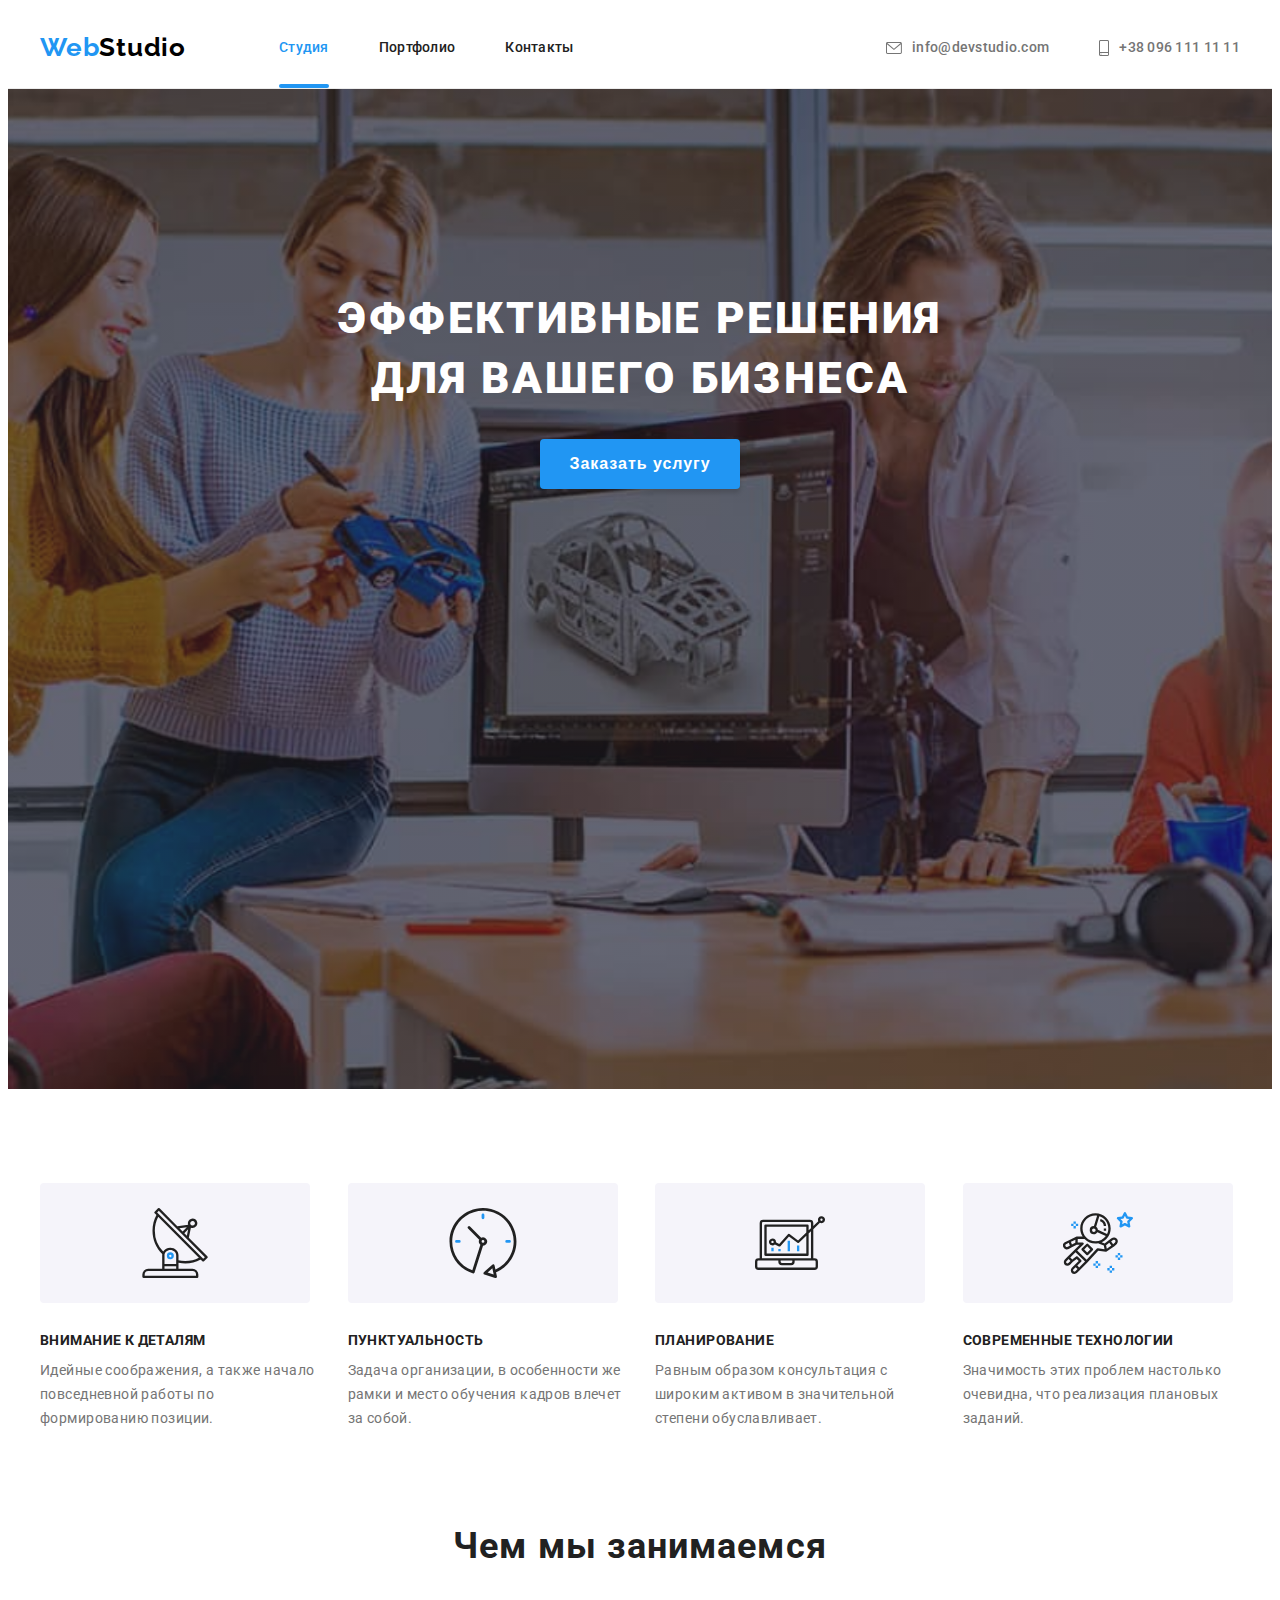
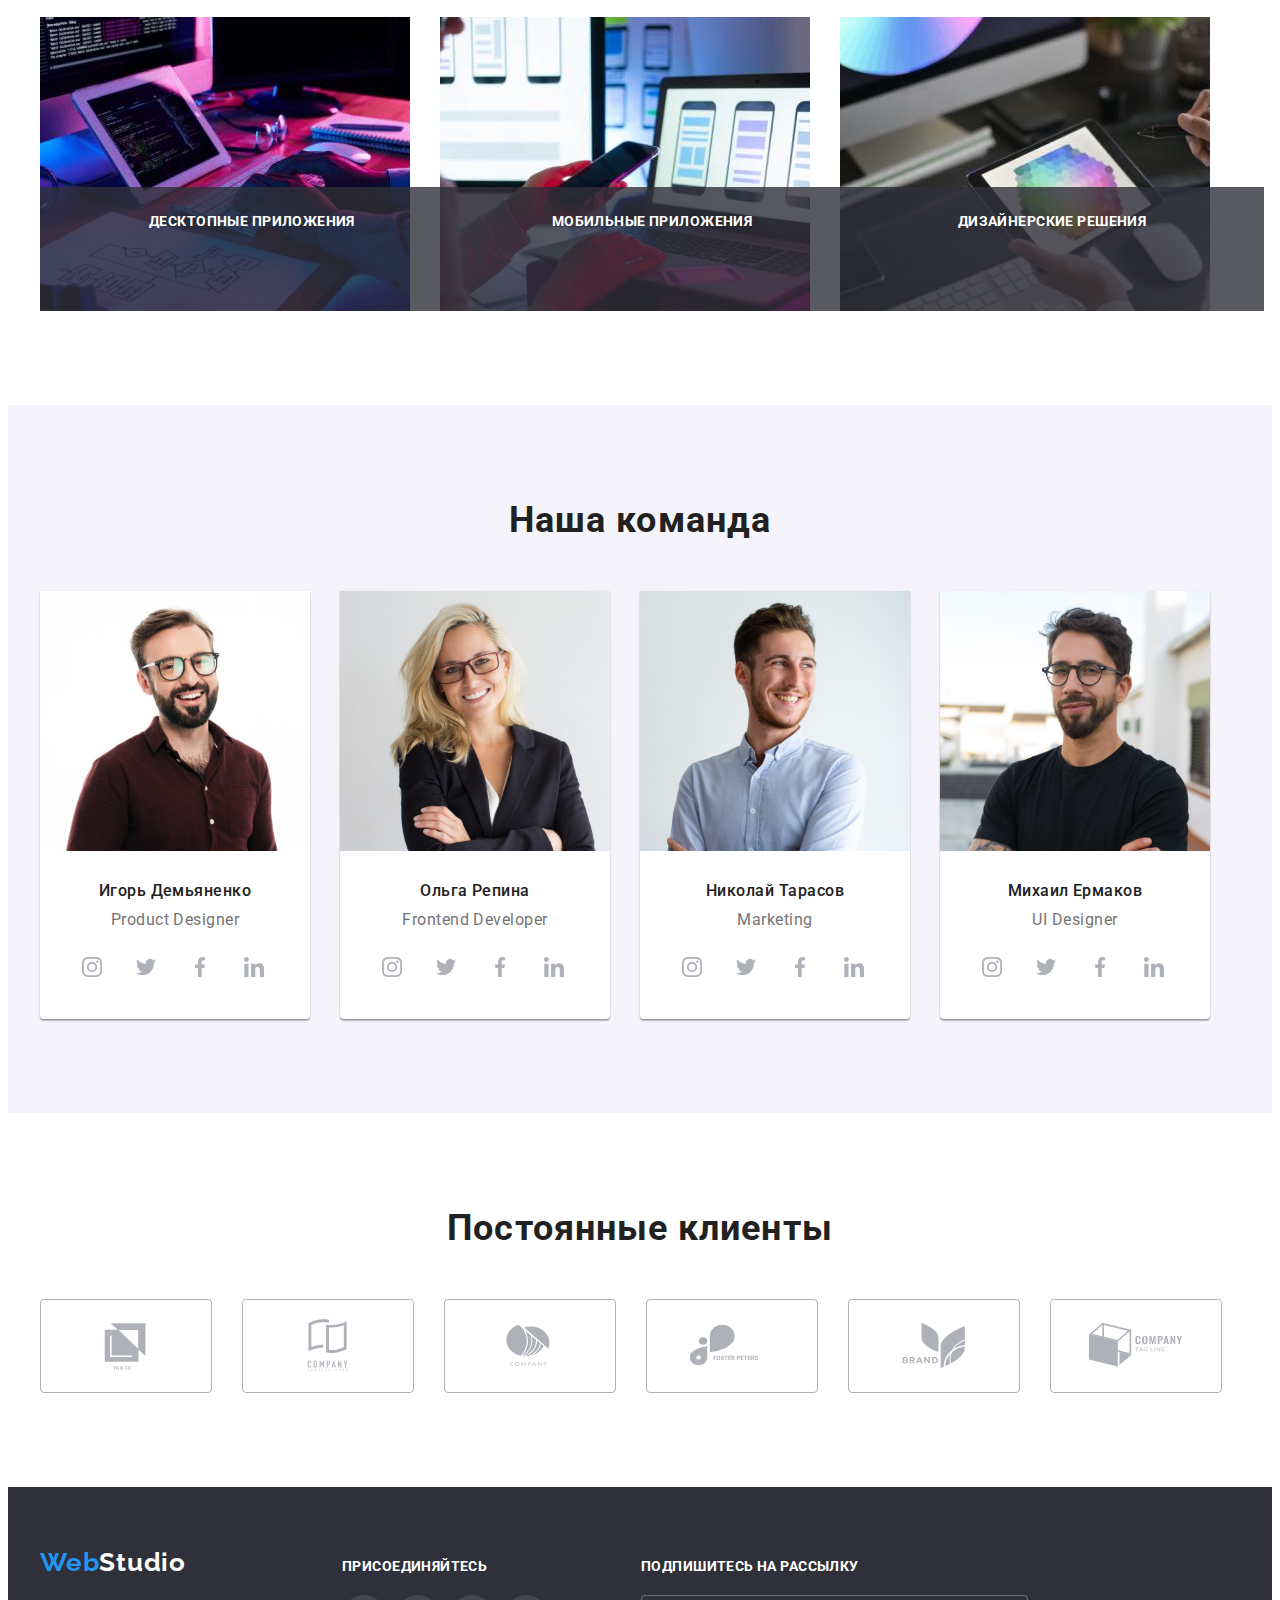
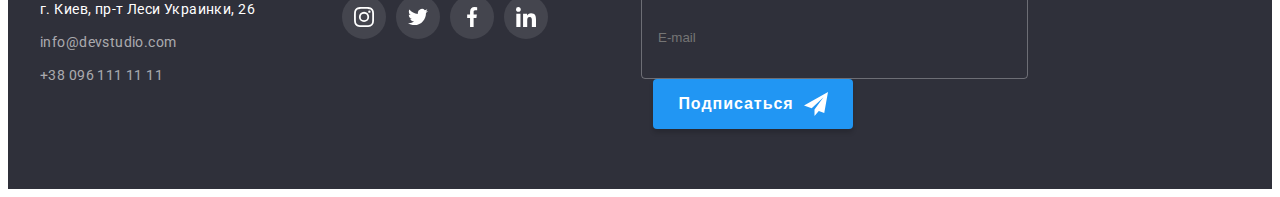
<file: index.html>
<!DOCTYPE html>
<html lang="ru">
  <head>
    <meta charset="UTF-8" />
    <meta http-equiv="X-UA-Compatible" content="IE=edge" />
    <meta name="viewport" content="width=device-width, initial-scale=1.0" />
    <title>Web Studio</title>
    <link rel="preconnect" href="https://fonts.googleapis.com" />
    <link rel="preconnect" href="https://fonts.gstatic.com" crossorigin />
    <link rel="preconnect" href="https://fonts.googleapis.com" />
    <link rel="preconnect" href="https://fonts.gstatic.com" crossorigin />
    <link
      href="https://fonts.googleapis.com/css2?family=Raleway:wght@700&family=Roboto:wght@400;500;700;900&display=swap"
      rel="stylesheet"
    />
    <link
      rel="stylesheet"
      href="https://cdnjs.cloudflare.com/ajax/libs/modern-normalize/1.1.0/modern-normalize.min.css"
      integrity="sha512-wpPYUAdjBVSE4KJnH1VR1HeZfpl1ub8YT/NKx4PuQ5NmX2tKuGu6U/JRp5y+Y8XG2tV+wKQpNHVUX03MfMFn9Q=="
      crossorigin="anonymous"
      referrerpolicy="no-referrer"
    />

    <link rel="stylesheet" href="./css/styles.css" />
  </head>
  <body>
    <!-- header -->
    <header>
      <div class="container header">
        <nav class="main-nav">
          <a class="logo" href="./index.html"><span class="logo-accent">Web</span>Studio</a>
          <ul class="site-nav list">
            <li><a class="link is-active-page" href="./index.html">Студия</a></li>
            <li><a class="link" href="./portfolio.html">Портфолио</a></li>
            <li><a class="link" href="">Контакты</a></li>
          </ul>
        </nav>
        <ul class="contacts list">
          <li>
            <a class="link" href="mailto:info@devstudio.com">
              <svg class="icon" width="16" height="12">
                <use href="./images/sprite.svg#pics-envelope"></use>
              </svg>
              info@devstudio.com
            </a>
          </li>
          <li>
            <a class="link" href="tel:+380961111111">
              <svg class="icon" width="10" height="16">
                <use href="./images/sprite.svg#pics-smartphone"></use>
              </svg>
              +38 096 111 11 11</a
            >
          </li>
        </ul>
      </div>
    </header>

    <main>
      <!-- order service section -->
      <section class="sectin-order">
        <div class="container">
          <h1>Эффективные решения для вашего бизнеса</h1>
          <button class="button" type="button" data-modal-open>Заказать услугу</button>
        </div>
      </section>

      <!-- our benefits section -->
      <section class="benefits-section section">
        <div class="container">
          <h2 class="visually-hidden">Наши преимущества</h2>
          <ul class="benefits-list list">
            <li>
              <div class="thumb">
                <svg width="70" height="70">
                  <use href="./images/sprite.svg#icon-antenna"></use>
                </svg>
              </div>
              <h3>Внимание к деталям</h3>
              <p>
                Идейные соображения, а также начало повседневной работы по формированию позиции.
              </p>
            </li>
            <li>
              <div class="thumb">
                <svg width="70" height="70">
                  <use href="./images/sprite.svg#icon-clock"></use>
                </svg>
              </div>
              <h3>Пунктуальность</h3>
              <p>
                Задача организации, в особенности же рамки и место обучения кадров влечет за собой.
              </p>
            </li>
            <li>
              <div class="thumb">
                <svg width="70" height="70">
                  <use href="./images/sprite.svg#icon-diagram"></use>
                </svg>
              </div>
              <h3>Планирование</h3>
              <p>
                Равным образом консультация с широким активом в значительной степени обуславливает.
              </p>
            </li>
            <li>
              <div class="thumb">
                <svg width="70" height="70">
                  <use href="./images/sprite.svg#icon-astronaut"></use>
                </svg>
              </div>
              <h3>Современные технологии</h3>
              <p>Значимость этих проблем настолько очевидна, что реализация плановых заданий.</p>
            </li>
          </ul>
        </div>
      </section>

      <!-- our work section -->
      <section class="work-section section">
        <div class="container">
          <h2 class="section-heading">Чем мы занимаемся</h2>
          <ul class="work-list list">
            <li>
              <div class="thumb">
                <img width="370" height="294" src="./images/work1.jpg" alt="we are working" />
                <h3 class="description">Десктопные приложения</h3>
              </div>
            </li>

            <li>
              <div class="thumb">
                <img width="370" height="294" src="./images/work2.jpg" alt="we are working" />
                <h3 class="description">Мобильные приложения</h3>
              </div>
            </li>

            <li>
              <div class="thumb">
                <img width="370" height="294" src="./images/work3.jpg" alt="we are working" />
                <h3 class="description">Дизайнерские решения</h3>
              </div>
            </li>
          </ul>
        </div>
      </section>

      <!--our team section  -->
      <section class="team-section section">
        <div class="container">
          <h2 class="section-heading">Наша команда</h2>
          <ul class="team-list list">
            <li class="card">
              <img
                width="270"
                height="260"
                src="./images/team-member1.jpg"
                alt="фото Игорь Демьяненко"
              />
              <div class="card-description">
                <h3>Игорь Демьяненко</h3>
                <p>Product Designer</p>

                <ul class="social-icons list">
                  <li>
                    <a href="" aria-label="instagram">
                      <svg class="icon" width="20" height="20">
                        <use href="./images/sprite.svg#socials-instagram"></use>
                      </svg>
                    </a>
                  </li>

                  <li>
                    <a href="" aria-label="twitter">
                      <svg class="icon" width="20" height="20">
                        <use href="./images/sprite.svg#socials-twitter"></use>
                      </svg>
                    </a>
                  </li>

                  <li>
                    <a href="" aria-label="facebook">
                      <svg class="icon" width="20" height="20">
                        <use href="./images/sprite.svg#socials-facebook"></use>
                      </svg>
                    </a>
                  </li>

                  <li>
                    <a href="" aria-label="linkedin">
                      <svg class="icon" width="20" height="20">
                        <use href="./images/sprite.svg#socials-linkedin"></use>
                      </svg>
                    </a>
                  </li>
                </ul>
              </div>
            </li>
            <li class="card">
              <img
                width="270"
                height="260"
                src="./images/team-member2.jpg"
                alt="фото Ольга Репина"
              />
              <div class="card-description">
                <h3>Ольга Репина</h3>
                <p>Frontend Developer</p>

                <ul class="social-icons list">
                  <li>
                    <a href="" aria-label="instagram">
                      <svg class="icon" width="20" height="20">
                        <use href="./images/sprite.svg#socials-instagram"></use>
                      </svg>
                    </a>
                  </li>

                  <li>
                    <a href="" aria-label="twitter">
                      <svg class="icon" width="20" height="20">
                        <use href="./images/sprite.svg#socials-twitter"></use>
                      </svg>
                    </a>
                  </li>

                  <li>
                    <a href="" aria-label="facebook">
                      <svg class="icon" width="20" height="20">
                        <use href="./images/sprite.svg#socials-facebook"></use>
                      </svg>
                    </a>
                  </li>

                  <li>
                    <a href="" aria-label="linkedin">
                      <svg class="icon" width="20" height="20">
                        <use href="./images/sprite.svg#socials-linkedin"></use>
                      </svg>
                    </a>
                  </li>
                </ul>
              </div>
            </li>
            <li class="card">
              <img
                width="270"
                height="260"
                src="./images/team-member3.jpg"
                alt="фото Николай Тарасов"
              />
              <div class="card-description">
                <h3>Николай Тарасов</h3>
                <p>Marketing</p>

                <ul class="social-icons list">
                  <li>
                    <a href="" aria-label="instagram">
                      <svg class="icon" width="20" height="20">
                        <use href="./images/sprite.svg#socials-instagram"></use>
                      </svg>
                    </a>
                  </li>

                  <li>
                    <a href="" aria-label="twitter">
                      <svg class="icon" width="20" height="20">
                        <use href="./images/sprite.svg#socials-twitter"></use>
                      </svg>
                    </a>
                  </li>

                  <li>
                    <a href="" aria-label="facebook">
                      <svg class="icon" width="20" height="20">
                        <use href="./images/sprite.svg#socials-facebook"></use>
                      </svg>
                    </a>
                  </li>

                  <li>
                    <a href="" aria-label="linkedin">
                      <svg class="icon" width="20" height="20">
                        <use href="./images/sprite.svg#socials-linkedin"></use>
                      </svg>
                    </a>
                  </li>
                </ul>
              </div>
            </li>
            <li class="card">
              <img
                width="270"
                height="260"
                src="./images/team-member4.jpg"
                alt="фото Михаил Ермаков"
              />
              <div class="card-description">
                <h3>Михаил Ермаков</h3>
                <p>UI Designer</p>

                <ul class="social-icons list">
                  <li>
                    <a href="" aria-label="instagram">
                      <svg class="icon" width="20" height="20">
                        <use href="./images/sprite.svg#socials-instagram"></use>
                      </svg>
                    </a>
                  </li>

                  <li>
                    <a href="" aria-label="twitter">
                      <svg class="icon" width="20" height="20">
                        <use href="./images/sprite.svg#socials-twitter"></use>
                      </svg>
                    </a>
                  </li>

                  <li>
                    <a href="" aria-label="facebook">
                      <svg class="icon" width="20" height="20">
                        <use href="./images/sprite.svg#socials-facebook"></use>
                      </svg>
                    </a>
                  </li>

                  <li>
                    <a href="" aria-label="linkedin">
                      <svg class="icon" width="20" height="20">
                        <use href="./images/sprite.svg#socials-linkedin"></use>
                      </svg>
                    </a>
                  </li>
                </ul>
              </div>
            </li>
          </ul>
        </div>
      </section>

      <!-- Clients Section -->
      <section class="clients-section section">
        <div class="container">
          <h2 class="section-heading">Постоянные клиенты</h2>
          <ul class="clients-list list">
            <li class="client">
              <a href="">
                <svg class="icon" width="106" height="60">
                  <use href="./images/sprite.svg#company-logo1"></use>
                </svg>
              </a>
            </li>

            <li class="client">
              <a href="">
                <svg class="icon" width="106" height="60">
                  <use href="./images/sprite.svg#company-logo2"></use>
                </svg>
              </a>
            </li>

            <li class="client">
              <a href="">
                <svg class="icon" width="106" height="60">
                  <use href="./images/sprite.svg#company-logo3"></use>
                </svg>
              </a>
            </li>

            <li class="client">
              <a href="">
                <svg class="icon" width="106" height="60">
                  <use href="./images/sprite.svg#company-logo4"></use>
                </svg>
              </a>
            </li>

            <li class="client">
              <a href="">
                <svg class="icon" width="106" height="60">
                  <use href="./images/sprite.svg#company-logo5"></use>
                </svg>
              </a>
            </li>

            <li class="client">
              <a href="">
                <svg class="icon" width="106" height="60">
                  <use href="./images/sprite.svg#company-logo6"></use>
                </svg>
              </a>
            </li>
          </ul>
        </div>
      </section>
    </main>

    <!-- footer -->
    <footer class="footer">
      <div class="container">
        <div class="our-location">
          <a class="logo" href="./index.html"><span class="logo-accent">Web</span>Studio</a>
          <address class="address">
            <p>г. Киев, пр-т Леси Украинки, 26</p>
            <a class="link" href="mailto:info@devstudio.com">info@devstudio.com</a>
            <a class="link" href="tel:+380961111111">+38 096 111 11 11</a>
          </address>
        </div>

        <div class="contact-us">
          <h2>присоединяйтесь</h2>
          <ul class="social-icons list">
            <li>
              <a href="" aria-label="instagram">
                <svg class="icon" width="20" height="20">
                  <use href="./images/sprite.svg#socials-instagram"></use>
                </svg>
              </a>
            </li>

            <li>
              <a href="" aria-label="twitter">
                <svg class="icon" width="20" height="20">
                  <use href="./images/sprite.svg#socials-twitter"></use>
                </svg>
              </a>
            </li>

            <li>
              <a href="" aria-label="facebook">
                <svg class="icon" width="20" height="20">
                  <use href="./images/sprite.svg#socials-facebook"></use>
                </svg>
              </a>
            </li>

            <li>
              <a href="" aria-label="linkedin">
                <svg class="icon" width="20" height="20">
                  <use href="./images/sprite.svg#socials-linkedin"></use>
                </svg>
              </a>
            </li>
          </ul>
        </div>

        <form class="subscription">
          <h2>Подпишитесь на рассылку</h2>
          <div class="form-field">
            <input type="email" name="email" id="email" class="input" placeholder="E-mail" />
            <!-- <label for="email" class="label">E-mail</label> -->
          </div>
          <button class="button" type="submit">
            Подписаться
            <svg class="btn-icon" width="24" height="24">
              <use href="./images/sprite.svg#send"></use>
            </svg>
          </button>
        </form>
      </div>
    </footer>
    <!-- modal -->
    <div class="backdrop is-hidden" data-modal>
      <div class="modal">
        <form class="form-feedback js-speaker-form" autocomplete="off">
          <h2>Оставьте свои данные, мы вам перезвоним</h2>
          <div class="formfield">
            <label for="user-name" class="form-label">Имя</label>
            <input type="text" class="form-input" name="user-name" id="user-name" />
            <svg class="form-icon" width="18" height="18">
              <use href="./images/sprite.svg#form-person"></use>
            </svg>
          </div>

          <div class="formfield">
            <label for="phone" class="form-label">Телефон</label>
            <input type="tel" class="form-input" name="user-phone" id="phone" />
            <svg class="form-icon" width="18" height="18">
              <use href="./images/sprite.svg#form-phone"></use>
            </svg>
          </div>

          <div class="formfield">
            <label for="mail" class="form-label">Почта</label>
            <input type="email" class="form-input" name="user-mail" id="mail" />
            <svg class="form-icon" width="18" height="18">
              <use href="./images/sprite.svg#form-email"></use>
            </svg>
          </div>

          <div class="formfield">
            <label for="comment" class="form-label">Комментарий</label>
            <textarea
              name="user-comment"
              class="form-input"
              id="comment"
              rows="5"
              placeholder="Введите текст"
            ></textarea>
          </div>

          <div class="policy">
            <input type="checkbox" class="checkbox" name="policy" id="policy" />

            <label for="policy" class="form-label">
              Соглашаюсь с рассылкой и принимаю <a href="">Условия договора</a>
            </label>

            <svg class="checked" width="16" height="15">
              <use href="./images/sprite.svg#form-check"></use>
            </svg>
            <svg class="unchecked" width="16" height="15">
              <use href="./images/sprite.svg#form-uncheck"></use>
            </svg>
          </div>

          <button class="button" type="submit">Отправить</button>
        </form>
        <button class="close-btn" data-modal-close>
          <svg width="11" height="11">
            <use href="./images/sprite.svg#pics-close"></use>
          </svg>
        </button>
      </div>
    </div>

    <script src="./js/modal.js"></script>
    <script src="./js/speaker-form.js"></script>
  </body>
</html>
</file>
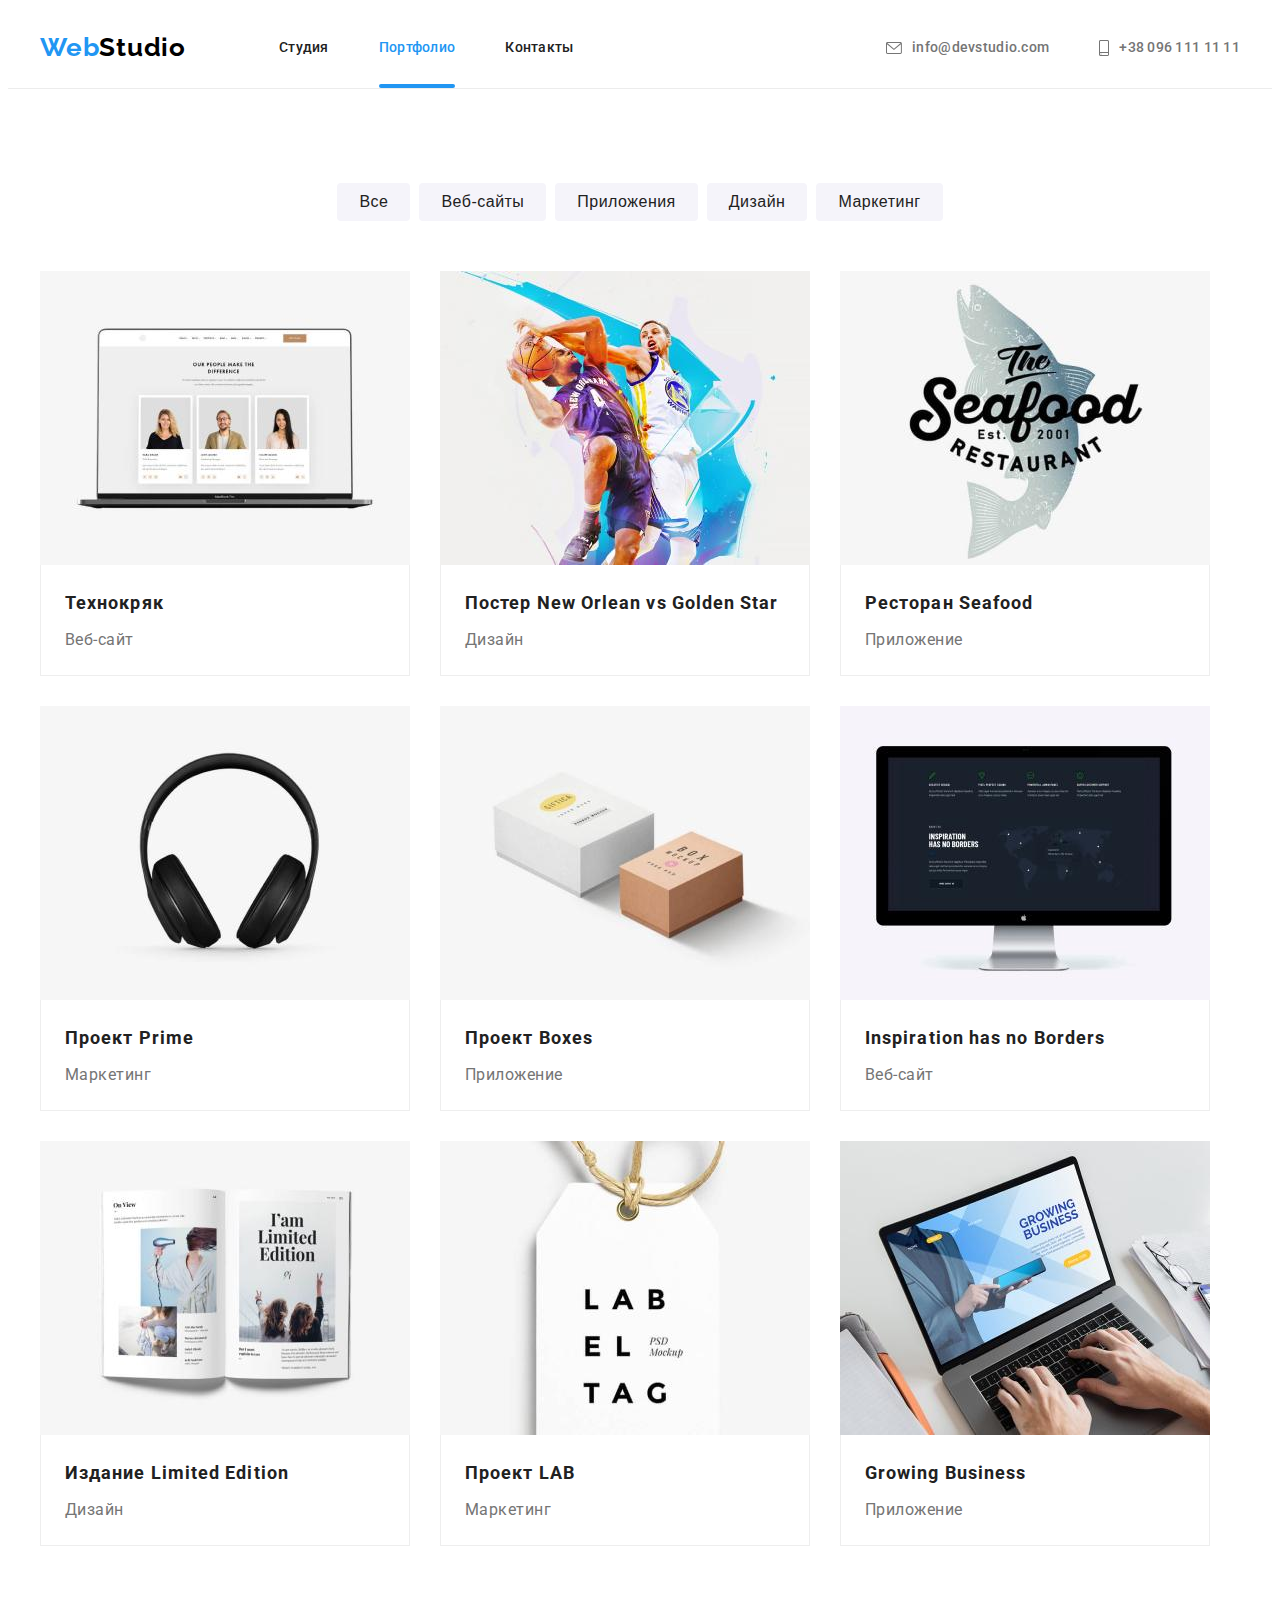
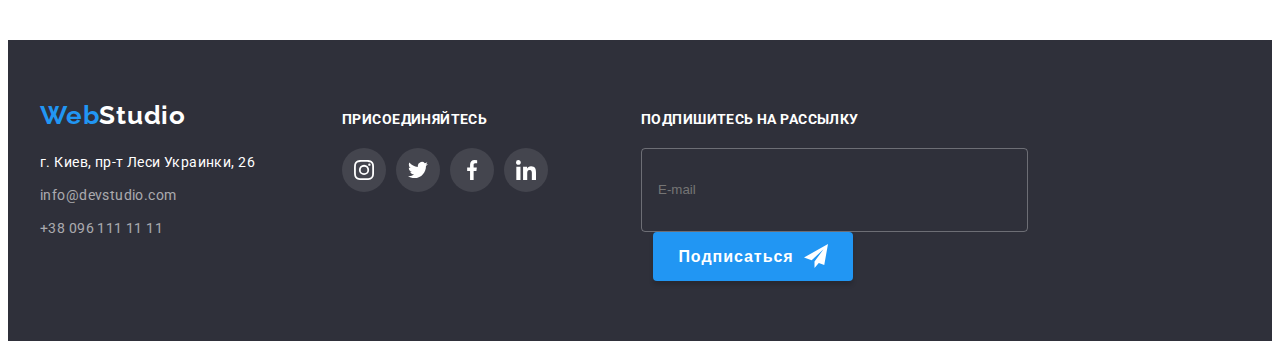
<file: portfolio.html>
<!DOCTYPE html>
<html lang="ru">
  <head>
    <meta charset="UTF-8" />
    <meta http-equiv="X-UA-Compatible" content="IE=edge" />
    <meta name="viewport" content="width=device-width, initial-scale=1.0" />
    <title>Web Studio</title>
    <link rel="preconnect" href="https://fonts.googleapis.com" />
    <link rel="preconnect" href="https://fonts.gstatic.com" crossorigin />
    <link rel="preconnect" href="https://fonts.googleapis.com" />
    <link rel="preconnect" href="https://fonts.gstatic.com" crossorigin />
    <link
      href="https://fonts.googleapis.com/css2?family=Raleway:wght@700&family=Roboto:wght@400;500;700;900&display=swap"
      rel="stylesheet"
    />
    <link
      rel="stylesheet"
      href="https://cdnjs.cloudflare.com/ajax/libs/modern-normalize/1.1.0/modern-normalize.min.css"
      integrity="sha512-wpPYUAdjBVSE4KJnH1VR1HeZfpl1ub8YT/NKx4PuQ5NmX2tKuGu6U/JRp5y+Y8XG2tV+wKQpNHVUX03MfMFn9Q=="
      crossorigin="anonymous"
      referrerpolicy="no-referrer"
    />

    <link rel="stylesheet" href="./css/styles.css" />
  </head>
  <body>
    <!-- header -->
    <header>
      <div class="container header">
        <nav class="main-nav">
          <a class="logo" href="./index.html"><span class="logo-accent">Web</span>Studio</a>
          <ul class="site-nav list">
            <li><a class="link" href="./index.html">Студия</a></li>
            <li><a class="link is-active-page" href="./portfolio.html">Портфолио</a></li>
            <li><a class="link" href="">Контакты</a></li>
          </ul>
        </nav>
        <ul class="contacts list">
          <li>
            <a class="link" href="mailto:info@devstudio.com">
              <svg class="icon" width="16" height="12">
                <use href="./images/sprite.svg#pics-envelope"></use>
              </svg>
              info@devstudio.com</a
            >
          </li>
          <li>
            <a class="link" href="tel:+380961111111">
              <svg class="icon" width="10" height="16">
                <use href="./images/sprite.svg#pics-smartphone"></use>
              </svg>
              +38 096 111 11 11</a
            >
          </li>
        </ul>
      </div>
    </header>

    <main>
      <h1 class="visually-hidden">Портфолио</h1>
      <section class="portfolio section">
        <div class="container">
          <ul class="portfolio-selection list">
            <li><button class="btn" type="button">Все</button></li>
            <li><button class="btn" type="button">Веб-сайты</button></li>
            <li><button class="btn" type="button">Приложения</button></li>
            <li><button class="btn" type="button">Дизайн</button></li>
            <li><button class="btn" type="button">Маркетинг</button></li>
          </ul>

          <ul class="portfolio-projects list">
            <li class="item">
              <a href="">
                <div class="thumb">
                  <img
                    src="./images/port1-technocrack.jpg"
                    width="370"
                    height="294"
                    alt="Технокряк"
                  />
                  <div class="card-overlay">
                    Технокряк это современная площадка распространения коронавируса. Компании
                    используют эту платформу для цифрового шпионажа и атак на защищённые сервера
                    конкурентов.
                  </div>
                </div>
                <div class="card-description">
                  <h2>Технокряк</h2>
                  <p>Веб-сайт</p>
                </div>
              </a>
            </li>

            <li class="item">
              <a href="">
                <div class="thumb">
                  <img
                    src="./images/port2-poster-basketball.jpg"
                    width="370"
                    height="294"
                    alt="Постер New Orlean vs Golden Star"
                  />
                  <div class="card-overlay">
                    Технокряк это современная площадка распространения коронавируса. Компании
                    используют эту платформу для цифрового шпионажа и атак на защищённые сервера
                    конкурентов.
                  </div>
                </div>
                <div class="card-description">
                  <h2>Постер New Orlean vs Golden Star</h2>
                  <p>Дизайн</p>
                </div>
              </a>
            </li>

            <li class="item">
              <a href="">
                <div class="thumb">
                  <img
                    src="./images/port3-restaurant.jpg"
                    width="370"
                    height="294"
                    alt="Ресторан Seafood"
                  />
                  <div class="card-overlay">
                    Технокряк это современная площадка распространения коронавируса. Компании
                    используют эту платформу для цифрового шпионажа и атак на защищённые сервера
                    конкурентов.
                  </div>
                </div>
                <div class="card-description">
                  <h2>Ресторан Seafood</h2>
                  <p>Приложение</p>
                </div>
              </a>
            </li>

            <li class="item">
              <a href="">
                <div class="thumb">
                  <img src="./images/port4-prime.jpg" width="370" height="294" alt="Проект Prime" />
                  <div class="card-overlay">
                    Технокряк это современная площадка распространения коронавируса. Компании
                    используют эту платформу для цифрового шпионажа и атак на защищённые сервера
                    конкурентов.
                  </div>
                </div>
                <div class="card-description">
                  <h2>Проект Prime</h2>
                  <p>Маркетинг</p>
                </div>
              </a>
            </li>

            <li class="item">
              <a href="">
                <div class="thumb">
                  <img src="./images/port5-boxes.jpg" width="370" height="294" alt="Проект Prime" />
                  <div class="card-overlay">
                    Технокряк это современная площадка распространения коронавируса. Компании
                    используют эту платформу для цифрового шпионажа и атак на защищённые сервера
                    конкурентов.
                  </div>
                </div>
                <div class="card-description">
                  <h2>Проект Boxes</h2>
                  <p>Приложение</p>
                </div>
              </a>
            </li>

            <li class="item">
              <a href="">
                <div class="thumb">
                  <img
                    src="./images/port6-inspiration.jpg"
                    width="370"
                    height="294"
                    alt="Inspiration has no Borders"
                  />
                  <div class="card-overlay">
                    Технокряк это современная площадка распространения коронавируса. Компании
                    используют эту платформу для цифрового шпионажа и атак на защищённые сервера
                    конкурентов.
                  </div>
                </div>
                <div class="card-description">
                  <h2>Inspiration has no Borders</h2>
                  <p>Веб-сайт</p>
                </div>
              </a>
            </li>

            <li class="item">
              <a href="">
                <div class="thumb">
                  <img
                    src="./images/port7-limited-edition.jpg"
                    width="370"
                    height="294"
                    alt="Издание Limited Edition"
                  />
                  <div class="card-overlay">
                    Технокряк это современная площадка распространения коронавируса. Компании
                    используют эту платформу для цифрового шпионажа и атак на защищённые сервера
                    конкурентов.
                  </div>
                </div>
                <div class="card-description">
                  <h2>Издание Limited Edition</h2>
                  <p>Дизайн</p>
                </div>
              </a>
            </li>

            <li class="item">
              <a href="">
                <div class="thumb">
                  <img src="./images/port8-label.jpg" width="370" height="294" alt="Проект LAB" />
                  <div class="card-overlay">
                    Технокряк это современная площадка распространения коронавируса. Компании
                    используют эту платформу для цифрового шпионажа и атак на защищённые сервера
                    конкурентов.
                  </div>
                </div>
                <div class="card-description">
                  <h2>Проект LAB</h2>
                  <p>Маркетинг</p>
                </div>
              </a>
            </li>

            <li class="item">
              <a href="">
                <div class="thumb">
                  <img
                    src="./images/port9-growing-business.jpg"
                    width="370"
                    height="294"
                    alt="Growing Business"
                  />
                  <div class="card-overlay">
                    Технокряк это современная площадка распространения коронавируса. Компании
                    используют эту платформу для цифрового шпионажа и атак на защищённые сервера
                    конкурентов.
                  </div>
                </div>
                <div class="card-description">
                  <h2>Growing Business</h2>
                  <p>Приложение</p>
                </div>
              </a>
            </li>
          </ul>
        </div>
      </section>
    </main>

    <!-- footer -->
    <footer class="footer">
      <div class="container">
        <div class="our-location">
          <a class="logo" href="./index.html"><span class="logo-accent">Web</span>Studio</a>
          <address class="address">
            <p>г. Киев, пр-т Леси Украинки, 26</p>
            <a class="link" href="mailto:info@devstudio.com">info@devstudio.com</a>
            <a class="link" href="tel:+380961111111">+38 096 111 11 11</a>
          </address>
        </div>

        <div class="contact-us">
          <h2>присоединяйтесь</h2>
          <ul class="social-icons list">
            <li>
              <a href="" aria-label="instagram">
                <svg class="icon" width="20" height="20">
                  <use href="./images/sprite.svg#socials-instagram"></use>
                </svg>
              </a>
            </li>

            <li>
              <a href="" aria-label="twitter">
                <svg class="icon" width="20" height="20">
                  <use href="./images/sprite.svg#socials-twitter"></use>
                </svg>
              </a>
            </li>

            <li>
              <a href="" aria-label="facebook">
                <svg class="icon" width="20" height="20">
                  <use href="./images/sprite.svg#socials-facebook"></use>
                </svg>
              </a>
            </li>

            <li>
              <a href="" aria-label="linkedin">
                <svg class="icon" width="20" height="20">
                  <use href="./images/sprite.svg#socials-linkedin"></use>
                </svg>
              </a>
            </li>
          </ul>
        </div>
        <form class="subscription">
          <h2>Подпишитесь на рассылку</h2>
          <div class="form-field">
            <input type="email" name="email" id="email" class="input" placeholder="E-mail" />
            <!-- <label for="email" class="label">E-mail</label> -->
          </div>
          <button class="button" type="submit">
            Подписаться
            <svg class="btn-icon" width="24" height="24">
              <use href="./images/sprite.svg#send"></use>
            </svg>
          </button>
        </form>
      </div>
    </footer>
  </body>
</html>
</file>
<file: css/styles.css>
:root {
  --text-main: #757575;
  --text-accent: #2196f3;
  --text-heading: #212121;
  --text-white: #ffffff;

  --bg-main: #ffffff;
  --bg-section: #2f303a;
  --bg-accent: #f5f4fa;

  --card-set-gap: 30px;
}

h1,
h2,
h3,
h4,
h5,
h6,
p,
ul {
  margin: 0;
  padding: 0;
}

img {
  display: block;
  max-width: 100%;
  height: auto;
}

body {
  background-color: var(--bg-main);
  color: var(--text-main);
  font-family: Roboto;
}

.container {
  width: 1200px;
  padding-left: 15px;
  padding-right: 15px;
  margin-left: auto;
  margin-right: auto;
}

.list {
  list-style: none;
}

.link {
  text-decoration: none;
  color: inherit;

  transition: color 250ms cubic-bezier(0.4, 0, 0.2, 1);
}

.link:hover,
.link:focus {
  color: var(--text-accent);
}

/* header */
header {
  border-bottom: 1px solid #ececec;
}

.header {
  display: flex;
  align-items: center;
  justify-content: space-between;
}

.main-nav {
  display: flex;
  align-items: center;
}

.logo {
  font-family: 'Raleway', sans-serif;
  font-weight: 700;
  font-size: 26px;
  line-height: 1.2;
  letter-spacing: 0.03em;
  color: #000000;
  text-decoration: none;
}

.main-nav .logo {
  margin-right: 93px;
}

.logo-accent {
  color: var(--text-accent);
}

.contacts,
.site-nav {
  display: flex;
  justify-content: center;
  align-items: center;

  font-weight: 500;
  font-size: 14px;
  line-height: 1.14;
  letter-spacing: 0.02em;
}

.site-nav a {
  padding-top: 32px;
  padding-bottom: 32px;
  display: block;
}

.contacts > li:not(:last-child) {
  margin-right: 50px;
}

.contacts .icon {
  fill: currentColor;
  margin-right: 10px;
}

.contacts a {
  display: flex;
  align-items: center;
}

.site-nav {
  color: var(--text-heading);
  margin: 0;
  padding: 0;
}

.site-nav > li:not(:last-child) {
  margin-right: 50px;
}

.site-nav .is-active-page {
  position: relative;
  color: var(--text-accent);
}

.site-nav .is-active-page::after {
  content: '';

  position: absolute;
  bottom: 0;
  display: block;
  height: 4px;
  width: 100%;
  background-color: var(--text-accent);
  border-radius: 2px;
}
/* main */

.section {
  padding-top: 94px;
  padding-bottom: 94px;
}

/* sectin-order */

.sectin-order {
  text-align: center;
  padding-top: 200px;
  padding-bottom: 200px;

  max-width: 1600px;
  height: 600px;
  margin-left: auto;
  margin-right: auto;

  background-image: linear-gradient(to right, rgba(47, 48, 58, 0.4), rgba(47, 48, 58, 0.4)),
    url(../images/banner.jpg);
  background-repeat: no-repeat;
  background-position: center;
  background-size: cover;
}

.sectin-order h1 {
  margin-bottom: 30px;
  max-width: 700px;
  display: block;
  text-align: center;
  margin-left: auto;
  margin-right: auto;
  font-weight: 900;
  font-size: 44px;
  line-height: 1.36;
  letter-spacing: 0.06em;
  color: var(--text-white);
  text-transform: uppercase;
}

.button {
    border: none;
  padding: 10px;
  min-width: 200px;
  font-weight: 700;
  font-size: 16px;
  line-height: 1.87;
  letter-spacing: 0.06em;
  color: var(--text-white);
  background: var(--text-accent);
  box-shadow: 0px 4px 4px rgba(0, 0, 0, 0.15);
  border-radius: 4px;
  cursor: pointer;

  transition: background 250ms cubic-bezier(0.4, 0, 0.2, 1);
}

.button:hover,
.button:focus {
  background: #188ce8;
}

/* benefits-section */
.benefits-section.section {
  padding-bottom: 0;
}

.benefits-section h3 {
  font-weight: 700;
  font-size: 14px;
  line-height: 1.14;
  letter-spacing: 0.03em;
  text-transform: uppercase;
  color: var(--text-heading);
  margin-bottom: 10px;
}

.benefits-section p {
  font-size: 14px;
  line-height: 1.71;
  letter-spacing: 0.03em;
}

.benefits-list {
  display: flex;
  justify-content: space-between;
}

.benefits-list .thumb {
  margin-bottom: 30px;
  display: flex;
  justify-content: center;
  align-items: center;

  background: var(--bg-accent);
  border-radius: 4px;
  width: 270px;
  height: 120px;
}

.benefits-list > li {
  width: calc((100% - var(--card-set-gap) * 3) / 4);
}

.benefits-list > li:not(:last-child) {
  margin-right: var(--card-set-gap);
}

/* work-section */
.section-heading {
  margin-bottom: 50px;

  font-weight: 700;
  font-size: 36px;
  line-height: 1.17;
  text-align: center;
  letter-spacing: 0.03em;
  color: var(--text-heading);
}

.work-list {
  display: flex;
}

.work-list > li:not(:last-child) {
  margin-right: var(--card-set-gap);
}

.work-list .thumb {
  position: relative;
}

.work-list .description {
  position: absolute;
  text-align: center;
  padding: 27px;
  left: 0;
  bottom: 0;
  width: 100%;
  min-height: 70px;
  font-weight: 700;
  font-size: 14px;
  line-height: 1.14;
  letter-spacing: 0.03em;
  text-transform: uppercase;
  color: #ffffff;
  background: rgba(47, 48, 58, 0.8);
}

/* team-section */
.team-section {
  background: var(--bg-accent);
}

.card {
  width: 270px;
  background: var(--bg-main);
  text-align: center;
  font-size: 16px;
  line-height: 1.19;
  text-align: center;
  letter-spacing: 0.03em;

  box-shadow: 0px 1px 3px rgba(0, 0, 0, 0.12), 0px 1px 1px rgba(0, 0, 0, 0.14),
    0px 2px 1px rgba(0, 0, 0, 0.2);
  border-radius: 0px 0px 4px 4px;
}

.team-section .card-description {
  padding: var(--card-set-gap);
}

.team-section h3 {
  color: var(--text-heading);
  font-weight: 500;
  font-size: inherit;

  margin: 0 0 10px 0;
}

.team-section p {
  margin-bottom: 16px;
}

.team-list {
  display: flex;
}

.team-list > .card:not(:last-child) {
  margin-right: var(--card-set-gap);
}

.social-icons {
  width: 206px;
  display: flex;
  justify-content: space-between;
}

.social-icons li:not(:last-child) {
  margin-right: 10px;
}

.social-icons a {
  width: 44px;
  height: 44px;
  border-radius: 50%;
  display: flex;
  justify-content: center;
  align-items: center;
  color: #afb1b8;

  transition: color 250ms cubic-bezier(0.4, 0, 0.2, 1),
    background-color 250ms cubic-bezier(0.4, 0, 0.2, 1);
}

.social-icons a:hover,
.social-icons a:focus {
  background-color: var(--text-accent);
  color: var(--bg-accent);
}

.social-icons .icon {
  fill: currentColor;
}

/* Clients Section */
.clients-list {
  display: flex;
}

.clients-list > .client:not(:last-child) {
  margin-right: 30px;
}

.clients-list a {
  display: flex;
  justify-content: center;
  align-items: center;

  width: 170px;
  height: 92px;

  color: #afb1b8;
  border: 1px solid currentColor;
  border-radius: 4px;

  transition: color 250ms cubic-bezier(0.4, 0, 0.2, 1);
}

.clients-list .icon {
  fill: currentColor;
}

.clients-list a:hover,
.clients-list a:focus {
  color: var(--text-accent);
}

/* footer */
.footer {
  padding-top: 60px;
  padding-bottom: 60px;
  background: var(--bg-section);
}

.footer .logo {
  color: var(--text-white);
  display: inline-block;
  margin-bottom: 20px;
}

.address {
  font-size: 14px;
  line-height: 1.71;
  letter-spacing: 0.03em;
  font-style: normal;
  color: rgba(255, 255, 255, 0.6);
}

.address > a {
  display: block;
  margin-top: 9px;
}

.address p {
  color: var(--text-white);
}

.contact-us h2 {
  margin-bottom: 20px;

  font-size: 14px;
  line-height: 1.14;
  letter-spacing: 0.03em;
  text-transform: uppercase;

  color: #ffffff;
}

.footer > .container {
  display: flex;
  align-items: baseline;
}

.our-location {
  min-width: 232px;
  margin-right: 70px;
}

.contact-us a {
  color: var(--text-white);
  background: rgba(255, 255, 255, 0.1);

  transition: background 250ms cubic-bezier(0.4, 0, 0.2, 1);
}

.contact-us a:hover,
.contact-us a:focus {
  background: var(--text-accent);
}

.contact-us {
  margin-right: 93px;
}

.subscription h2 {
  margin-bottom: 20px;

  font-weight: 700;
  font-size: 14px;
  line-height: 1.14;
  letter-spacing: 0.03em;
  text-transform: uppercase;
  color: #ffffff;
}

.subscription .form-field{
  /* position: relative; */
  display: inline-flex;
  align-items: stretch;
}

/* .subscription .label{
  position: absolute;
  left: 16px;
  top: 50%;
  transform: translate(0, -50%);
  transition: transform 250ms cubic-bezier(0.4, 0, 0.2, 1);
} */

/* .subscription .input::placeholder{
  color: pink;
} */

.subscription .input{
  display: inline-block;
  min-width: 353px;
  height: 50px;
  background-color: inherit;
  padding: 16px;
  color: rgba(255, 255, 255, 0.6);
  border: 1px solid rgba(255, 255, 255, 0.3);
  border-radius: 4px;
}

.subscription .input:focus-within{
  outline: none;
}

/* .subscription .input:focus-within + .label,
.subscription .input:not(:placeholder-shown)+.label
{
  transform: translate(-70px, -50%);
} */

.subscription .button{
  display: inline-flex;
  align-items: center;
  justify-content: center;
  margin-left: 12px;
}

.subscription .btn-icon{margin-left: 10px;}

/*  portfolio*/
.portfolio {
  font-family: Roboto;
  background: var(--bg-main);
}

.portfolio-selection {
  display: flex;
  justify-content: center;
  margin-bottom: 50px;
}

.portfolio-selection > li:not(:last-child) {
  margin-right: 9px;
}

.portfolio-selection .btn {
  padding: 6px 22px;
  font-weight: 500;
  font-size: 16px;
  line-height: 1.62;
  text-align: center;
  letter-spacing: 0.03em;
  color: var(--text-heading);
  background: var(--bg-accent);
  border-radius: 4px;
  border: none;

  transition-property: color, background, box-shadow;
  transition-duration: 250ms;
  transition-timing-function: cubic-bezier(0.4, 0, 0.2, 1);
}

.portfolio-selection .btn:hover,
.portfolio-selection .btn:focus {
  color: var(--text-white);
  background: var(--text-accent);

  box-shadow: 0px 3px 1px rgba(0, 0, 0, 0.1), 0px 1px 2px rgba(0, 0, 0, 0.08),
    0px 2px 2px rgba(0, 0, 0, 0.12);
  cursor: pointer;
}

/* portfolio card set */
.portfolio-projects {
  display: flex;
  flex-wrap: wrap;
  margin-top: calc(-1 * var(--card-set-gap));
  margin-left: calc(-1 * var(--card-set-gap));
}

.portfolio-projects > .item {
  flex-basis: calc((100%- 2 * var(--card-set-gap)) / 3);
  margin-left: var(--card-set-gap);
  margin-top: var(--card-set-gap);
}

.portfolio-projects a {
  text-decoration: none;
  color: inherit;

  transition: box-shadow 250ms cubic-bezier(0.4, 0, 0.2, 1);
}

.portfolio-projects a:hover,
.portfolio-projects a:focus {
  display: block;
  box-shadow: 0px 1px 1px rgba(0, 0, 0, 0.12), 0px 4px 4px rgba(0, 0, 0, 0.06),
    1px 4px 6px rgba(0, 0, 0, 0.16);
}

.portfolio-projects .card-description {
  padding: 20px 24px;
  border: 1px solid #eeeeee;
  border-top: none;
}

.portfolio-projects h2 {
  margin: 0 0 4px 0;

  font-weight: 700;
  font-size: 18px;
  line-height: 2;
  letter-spacing: 0.06em;
  color: var(--text-heading);
}

.portfolio-projects p {
  font-size: 16px;
  line-height: 1.87;
  letter-spacing: 0.03em;
  color: var(--text-main);
  margin: 0;
}

.portfolio-projects .thumb {
  position: relative;
  overflow: hidden;
}

.card-overlay {
  position: absolute;
  left: 0;
  bottom: 0;
  width: 100%;
  height: 100%;
  padding: 63px 24px;
  font-size: 18px;
  line-height: 1.56;
  letter-spacing: 0.03em;
  color: #ffffff;
  background: rgba(33, 150, 243, 0.9);

  transform: translateY(100%);
  transition: transform 250ms cubic-bezier(0.4, 0, 0.2, 1);
}

.portfolio-projects a:hover .card-overlay,
.portfolio-projects a:focus .card-overlay {
  transform: translateY(0);
}

/* modal */

.backdrop {
  position: fixed;
  left: 0;
  top: 0;
  width: 100vw;
  height: 100vh;
  background: rgba(0, 0, 0, 0.2);

  opacity: 1;
  transition: opacity 250ms cubic-bezier(0.4, 0, 0.2, 1);
}

.backdrop.is-hidden {
  opacity: 0;
  pointer-events: none;
}

.modal {
  padding: 40px;

  min-width: 528px;
  min-height: 581px;
  position: absolute;
  top: 50%;
  left: 50%;
  transform: translate(-50%, -50%) scale(1);
  background: #ffffff;
  box-shadow: 0px 1px 3px rgba(0, 0, 0, 0.12),
  0px 1px 1px rgba(0, 0, 0, 0.14),
  0px 2px 1px rgba(0, 0, 0, 0.2);
  border-radius: 4px;

  transition: transform 250ms cubic-bezier(0.4, 0, 0.2, 1);
}

.backdrop.is-hidden .modal {
  transform: translate(-50%, -50%) scale(1.2);
}
.modal .close-btn {
  position: absolute;
  top: 8px;
  right: 8px;
  cursor: pointer;
  justify-content: center;
  align-items: center;
  width: 30px;
  height: 30px;
  background: #ffffff;
  border: 1px solid rgba(0, 0, 0, 0.1);
  border-radius: 50%;
  margin: 0;
  padding: 0;
}

.close-btn svg{
  fill: currentColor;
  transition: color 250ms cubic-bezier(0.4, 0, 0.2, 1);
}

.close-btn:focus svg,
.close-btn:hover svg{
  color: var(--text-accent);
}


.form-feedback h2{
  margin-bottom: 12px;

  font-weight: 700;
  font-size: 20px;
  line-height: 1.15;
  text-align: center;
  letter-spacing: 0.03em;
  
  color: var(--text-heading);

}

.form-label{
  margin-bottom: 4px;
  font-size: 12px;
  line-height: 1.17;
  letter-spacing: 0.01em;
  cursor: pointer;
}

.form-input{
  padding: 11px 11px 11px 42px;
  border: 1px solid rgba(33, 33, 33, 0.2);
  border-radius: 4px;
  transition: border 250ms cubic-bezier(0.4, 0, 0.2, 1);
  cursor: pointer;
}


.form-input:focus{
   border: 1px solid var(--text-accent);
   outline: none;
}

.form-icon{
    transition: fill 250ms cubic-bezier(0.4, 0, 0.2, 1);
}

.form-input:focus-within ~ .form-icon{
  fill: var(--text-accent);
}

.formfield {
  position: relative;
  margin-bottom: 10px;
  display: flex;
  flex-direction: column;
}



.formfield .form-icon{
  position: absolute;
  left: 14px;
  top: 50%;

}

.formfield textarea{
    padding: 12px 16px;
    min-height: 120px;
}

.formfield textarea::placeholder{
      color: rgba(117, 117, 117, 0.5);
}

textarea {
  resize: none;
}

.policy{
  display: flex;
  position: relative;
  margin-top: 20px;
  flex-direction: row;
justify-content: center;
align-items: center;
}

.policy .form-label{
  margin-bottom: 0;
  font-size: 14px;
  line-height: 1.71;
  letter-spacing: 0.03em;
}

.policy .checkbox{
    width: 1px;
    height: 1px;
    margin: -1px;
    border: 0;
    padding: 0;
    white-space: nowrap;
    clip-path: inset(100%);
    clip: rect(0 0 0 0);
    overflow: hidden;
}

.policy{position: relative;}

.policy .checkbox:checked ~ .unchecked{
opacity: 0;}

.policy .checkbox:checked~ .checked {
  opacity: 1;
}

.policy .checked{
  opacity: 0;
      transition: opacity 250ms cubic-bezier(0.4, 0, 0.2, 1);
}

.policy .unchecked {
  opacity: 1;
  transition: opacity 250ms cubic-bezier(0.4, 0, 0.2, 1);
}

.policy .checked,
.policy .unchecked{
  position: absolute;
  left: 12px;
  top: 50%;
  transform: translateY(-50%);

  pointer-events: none;
}

.policy .form-label{
  padding-left: 26px;
}

.form-feedback .button{
  display: block;
  margin-top: 30px;
margin-left: auto;
margin-right: auto;}



/* Visually hidden */
.visually-hidden {
  position: absolute;
  width: 1px;
  height: 1px;
  margin: -1px;
  border: 0;
  padding: 0;
  white-space: nowrap;
  clip-path: inset(100%);
  clip: rect(0 0 0 0);
  overflow: hidden;
}
</file>
